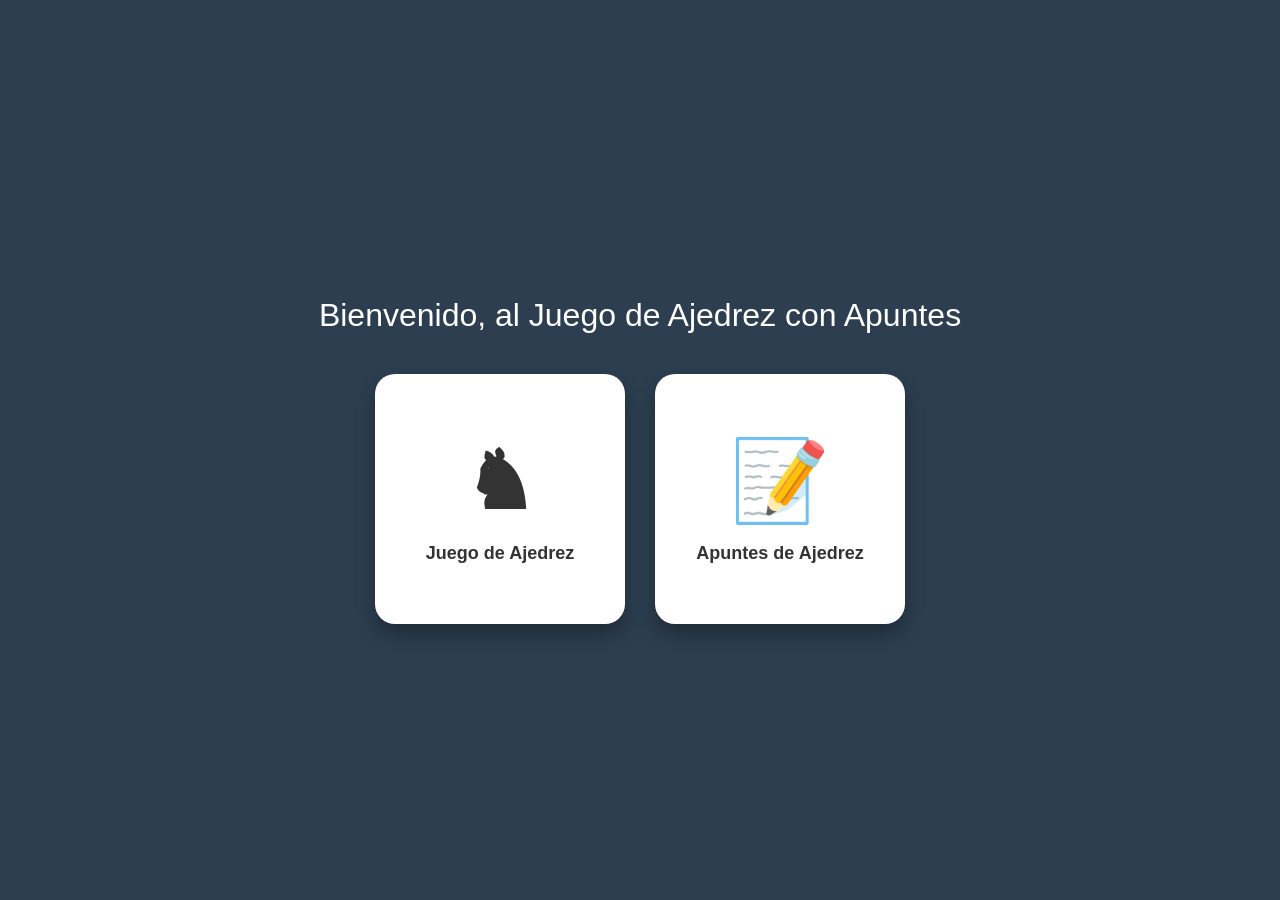
<file: index.html>
<!DOCTYPE html>
<html lang="es">
<head>
    <meta charset="UTF-8">
    <link rel="shortcut icon" href="favicon.ico">
    <title>Menu Principal - Ajedrez</title>
    <style>
        body { 
            font-family: 'Segoe UI', Tahoma, Geneva, Verdana, sans-serif; 
            background-color: #2c3e50; 
            display: flex; 
            flex-direction: column; 
            align-items: center; 
            justify-content: center; 
            height: 100vh; 
            margin: 0; 
            color: white;
        }
        h1 { margin-bottom: 40px; font-weight: 300; }
        .menu-container { display: flex; gap: 30px; }
        
        .btn { 
            display: flex; 
            flex-direction: column; 
            align-items: center; 
            justify-content: center; 
            width: 250px; 
            height: 250px; 
            background: white; 
            color: #333; 
            text-decoration: none; 
            border-radius: 20px; 
            transition: all 0.3s ease; 
            box-shadow: 0 10px 20px rgba(0,0,0,0.3);
            font-size: 18px;
            font-weight: bold;
        }
        
        .btn:hover { 
            transform: translateY(-10px); 
            background-color: #ecf0f1; 
            box-shadow: 0 15px 25px rgba(0,0,0,0.4);
        }
        
        .icon { font-size: 80px; margin-bottom: 15px; }
    </style>
</head>
<body>

    <h1>Bienvenido, al Juego de Ajedrez con Apuntes</h1>

    <div class="menu-container">
        <a href="ajedrez" class="btn">
            <span class="icon">♞</span>
            Juego de Ajedrez
        </a>

        <!--
            <a href="Misapuntes/jguardadas.html" class="btn">
                <span class="icon">📁</span>
                Jugadas Guardadas
            </a>
            -->

        <a href="apuntes/" class="btn">
            <span class="icon">📝</span>
            Apuntes de Ajedrez
        </a>
    </div>

</body>
</html>
</file>
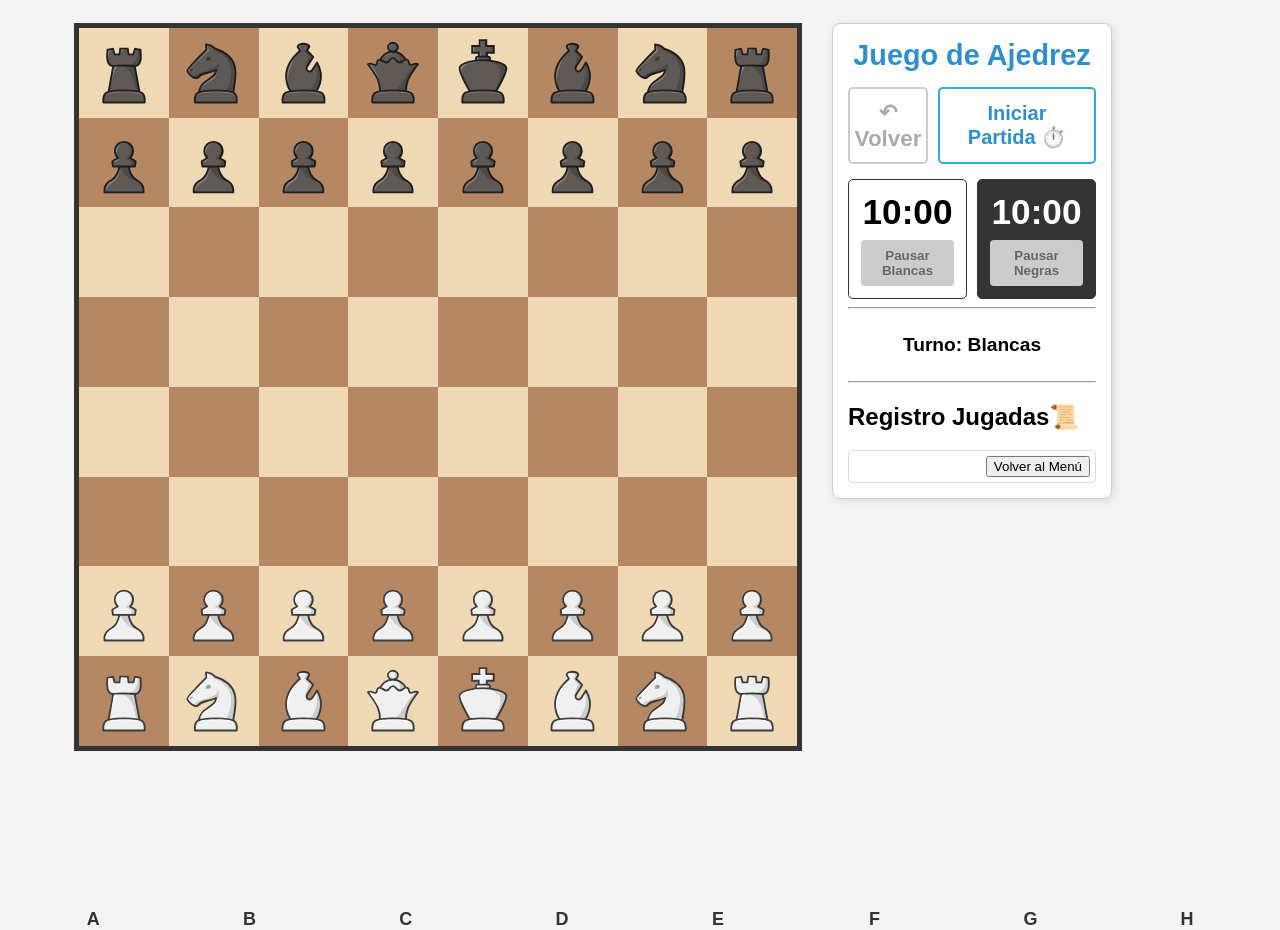
<file: ajedrez/index.html>
<!DOCTYPE html>
<html lang="es">
<head>
    <meta charset="UTF-8">
    <meta name="viewport" content="width=device-width, initial-scale=1.0">
    <link rel="icon" href="src/ico.ico" type="image/x-icon">
    <title>Juego de Ajedrez JS Avanzado</title>
    <link rel="stylesheet" href="src/style.css">
</head>
<body>
    <div id="game-container"> 
        <div id=\"board-wrapper\">
            <div id="chessboard"></div>
            <div id="ranks"></div>
            <div id="files"></div>
        </div>
        
        <div id="info-panel">
            <h1>Juego de Ajedrez</h1>
    
            <div id="start-block">
                <div id="button-container">
                    <button id="undo-button" disabled>↶ Volver</button>
                    <button id="start-button">
                        <h2>Iniciar Partida ⏱️</h2>
                    </button>
                </div>
                
                <div id="timer-container">
                    <div class="player-control white">
                        <div id="white-timer-display" class="timer-display">10:00</div>
                        <button id="white-button" disabled>Pausar Blancas</button>
                    </div>
                    
                    <div class="player-control black">
                        <div id="black-timer-display" class="timer-display">10:00</div>
                        <button id="black-button" disabled>Pausar Negras</button>
                    </div>
                </div>
            </div>
            
            <hr>
            <h2 id="turn-display">Turno: Blancas</h2>
            <hr>

            <h2>Registro Jugadas📜</h2>
            <div id="moves-list">
                <div class="moves-scroll"></div>
                <button onclick="window.location.href='../index.html'">Volver al Menú</button>
            </div>
        </div>
    </div>

    <div id="promotion-modal" class="modal">
        <div class="modal-content">
            <h3>Coronar Peón</h3>
            <p>Elige una pieza para coronar tu peón:</p>
            <div class="promotion-options">
                <button class="promotion-option" data-piece="Q">♕ Reina</button>
                <button class="promotion-option" data-piece="R">♖ Torre</button>
                <button class="promotion-option" data-piece="B">♗ Alfil</button>
                <button class="promotion-option" data-piece="N">♘ Caballo</button>
            </div>
        </div>
    </div>
    
    <script src="src/script.js"></script>
</body>
</html>
</file>
<file: ajedrez/src/style.css>
/* ======================================= */
/* ESTILOS BASE (Móvil Primero, 384px) */
/* ======================================= */
* {
    box-sizing: border-box;
}

body {
    font-family: Arial, sans-serif;
    display: flex;
    flex-direction: column;
    background-color: #f4f4f4;
    margin: 0;
    padding: 10px;
    min-height: 100vh;
    user-select: none; 
    -webkit-user-select: none;
    -moz-user-select: none;
    -ms-user-select: none;
}

@media (min-width: 384px) {
    body { margin: 0; }
}
@media (min-width: 768px) {
    body { margin: 1% 0 0 5%; }
}

/* Contenedor principal del juego */
#game-container {
    display: flex;
    flex-direction: column;
    gap: 15px;
    width: 100%;
    max-width: 600px;
    margin: 0 auto;
}

/* Contenedor para el tablero y las coordenadas */
#board-wrapper {
    position: relative;
    margin: 15px auto;
    width: fit-content;
    box-shadow: 3px 3px 10px rgba(0, 0, 0, 0.4);
}

/* Tablero Base (Celular) */
#chessboard {
    display: grid;
    grid-template-columns: repeat(8, 1fr);
    grid-template-rows: repeat(8, 1fr);
    width: 384px;
    height: 384px;
    border: 3px solid #333;
    margin: 0;
}

.square {
    width: 100%;
    height: 100%;
    display: flex;
    justify-content: center;
    align-items: center;
    font-size: 30px;
    cursor: pointer;
    user-select: none;
    transition: background-color 0.3s;
}

.light { background-color: #f0d9b5; }
.dark { background-color: #b58863; }

.selected {
    outline: 3px solid rgba(0, 0, 255, 0.7);
    box-shadow: inset 0 0 8px rgba(0, 0, 255, 0.9);
}

.piece {
    font-size: 40px;
    cursor: pointer;
    user-select: none;
    display: block;
    text-align: center;
    line-height: 1;
    text-shadow: 5px 1px 4px rgb(255, 255, 255);
}

/* Piezas blancas */
.square .piece.white {
    color: white;
}

.piece-white {
    color: white !important;
    text-shadow: 5px 1px 4px rgb(0, 0, 0);
}

/* Piezas negras */
.piece-black {
    color: #222 !important;
    text-shadow: 1px 1px 2px rgba(255, 255, 255, 0.6);
}

/* Panel de Información Base (Celular) */
#info-panel {
    width: 100%;
    padding: 15px;
    background-color: #fff;
    border: 1px solid #ccc;
    border-radius: 8px;
    box-shadow: 2px 2px 10px rgba(0, 0, 0, 0.1);
}

#info-panel h1 {
    color: #333;
    font-size: 1.5em;
    text-align: center;
    margin: 0 0 15px 0;
}

#turn-display { 
    font-size: 1.2em; 
    min-height: 40px;
    display: flex;
    align-items: center;
    justify-content: center;
    flex-wrap: wrap;
    text-align: center;
    padding: 5px;
}

#moves-list { 
    max-height: 200px; 
    overflow-y: auto; 
    border: 1px solid #ddd;
    padding: 5px;
    border-radius: 4px;
    direction: rtl; /* Scroll siempre arriba */
}

.move-entry {
    display: flex;
    justify-content: space-between;
    padding: 5px 0;
    border-bottom: 1px dashed #eee;
    direction: ltr;
}

.move-number { 
    width: 30px; 
    font-weight: bold; 
    color: #666;
}
.move-white, .move-black { 
    width: 45%; 
    text-align: center;
}

/* ======================================= */
/* ESTILOS DE TIEMPO Y BOTONES */
/* ======================================= */

#start-block {
    display: flex;
    flex-direction: column;
    align-items: center;
    width: 100%;
}

#button-container {
    display: flex;
    gap: 10px;
    width: 100%;
    margin-bottom: 15px;
}

#start-button {
    flex: 1;
    background: none;
    border: 2px solid #2dacde;
    border-radius: 5px;
    padding: 10px 15px;
    cursor: pointer;
    transition: all 0.3s;
}

#start-button:hover:not(:disabled) {
    background-color: #2dacde;
}

#start-button h2 {
    color: #2e8fcc;
    margin: 0;
    font-size: 1.5em;
}

#start-button:hover:not(:disabled) h2 {
    color: white;
}

#start-button:disabled {
    cursor: not-allowed;
    border-color: #ccc;
}

#start-button:disabled h2 {
    color: #aaa;
}

#undo-button {
    background: none;
    border: 2px solid #ff6b6b;
    border-radius: 5px;
    padding: 10px;
    cursor: pointer;
    width: 80px;
    transition: all 0.3s;
    font-size: 1.4em;
    font-weight: bold;
    color: #ff6b6b;
    text-align: center;
    display: flex;
    align-items: center;
    justify-content: center;
}

#undo-button:hover:not(:disabled) {
    background-color: #ff6b6b;
    color: white;
}

#undo-button:disabled {
    cursor: not-allowed;
    border-color: #ccc;
    color: #aaa;
}

#timer-container {
    display: flex;
    justify-content: space-between;
    gap: 10px;
    width: 100%;
}

.player-control {
    width: 48%;
    display: flex;
    flex-direction: column;
    align-items: center;
    padding: 12px;
    border-radius: 5px;
    transition: background-color 0.3s;
}

.player-control.white {
    background-color: white;
    border: 1px solid #333;
}
.player-control.black {
    background-color: #333;
    color: white;
    border: 1px solid #333;
}

.timer-display {
    font-size: 1.8em;
    font-weight: bold;
    margin-bottom: 8px;
}

.player-control button {
    padding: 8px 12px;
    border: none;
    border-radius: 4px;
    cursor: pointer;
    font-weight: bold;
    width: 100%;
    background-color: #ccc;
    color: #666;
    transition: background-color 0.3s;
}

.player-control button:not(:disabled) {
    background-color: #2ecc71;
    color: white;
}

.player-control button:not(:disabled):hover {
    background-color: #27ae60;
}

.player-control button:disabled {
    cursor: not-allowed;
}

/* ======================================= */
/* ESTILOS PARA COORDENADAS (RANKS/FILES) - MEJORADO */
/* ======================================= */

#ranks, #files {
    position: absolute;
    color: #333;
    font-weight: bold;
    user-select: none;
    pointer-events: none;
    display: flex;
    z-index: 2;
}

/* Coordenadas Laterales (Números 1-8) */
#ranks {
    top: 0;
    left: -25px;
    height: 100%;
    flex-direction: column;
    justify-content: space-between;
    align-items: center;
    padding: 15px 0;
}

.rank-label {
    height: 12.5%;
    display: flex;
    align-items: center;
    justify-content: center;
    font-size: 16px;
    font-weight: bold;
}

/* Coordenadas Inferiores (Letras A-H) */
#files {
    bottom: -25px;
    left: 0;
    width: 100%;
    justify-content: space-between;
    padding: 0 15px;
}

.file-label {
    width: 12.5%;
    display: flex;
    align-items: center;
    justify-content: center;
    font-size: 16px;
    font-weight: bold;
}

/* ======================================= */
/* ESTILOS PARA MODAL DE CORONACIÓN */
/* ======================================= */

.modal {
    display: none;
    position: fixed;
    z-index: 1000;
    left: 0;
    top: 0;
    width: 100%;
    height: 100%;
    background-color: rgba(0,0,0,0.5);
    animation: fadeIn 0.3s;
}

.modal-content {
    background-color: #fefefe;
    margin: 15% auto;
    padding: 20px;
    border-radius: 10px;
    width: 300px;
    text-align: center;
    box-shadow: 0 4px 20px rgba(0,0,0,0.3);
    animation: slideIn 0.3s;
}

.modal-content h3 {
    margin: 0 0 10px 0;
    color: #333;
    font-size: 1.4em;
}

.modal-content p {
    margin: 0 0 20px 0;
    color: #666;
}

.promotion-options {
    display: grid;
    grid-template-columns: 1fr 1fr;
    gap: 10px;
}

.promotion-option {
    background: none;
    border: 2px solid #4CAF50;
    border-radius: 5px;
    padding: 12px 8px;
    cursor: pointer;
    font-size: 234%;
    font-weight: bold;
    color: #4CAF50;
    transition: all 0.3s;
    display: flex;
    align-items: center;
    justify-content: center;
}

.promotion-option:hover {
    background-color: #4CAF50;
    color: white;
    transform: translateY(-2px);
}

.promotion-option:active {
    transform: translateY(0);
}

@keyframes fadeIn {
    from { opacity: 0; }
    to { opacity: 1; }
}

@keyframes slideIn {
    from { 
        opacity: 0;
        transform: translateY(-50px);
    }
    to { 
        opacity: 1;
        transform: translateY(0);
    }
}

/* ======================================= */
/* ESTILOS PARA MENSAJES DE JAQUE Y JAQUE MATE */
/* ======================================= */

.check-warning {
    color: #ff0000;
    font-weight: bold;
    background-color: #ffe6e6;
    padding: 2px 8px;
    border-radius: 4px;
    border: 1px solid #ff0000;
    margin-left: 10px;
    font-size: 0.9em;
    animation: blink 1.5s infinite;
}

.checkmate-warning {
    color: #ffffff;
    font-weight: bold;
    background: linear-gradient(45deg, #ff0000, #cc0000);
    padding: 8px 15px;
    border-radius: 8px;
    border: 2px solid #990000;
    font-size: 1.1em;
    text-align: center;
    animation: pulse 2s infinite;
    box-shadow: 0 4px 15px rgba(255, 0, 0, 0.3);
}

.stalemate-warning {
    color: #ffffff;
    font-weight: bold;
    background: linear-gradient(45deg, #666666, #888888);
    padding: 8px 15px;
    border-radius: 8px;
    border: 2px solid #444444;
    font-size: 1.1em;
    text-align: center;
    animation: pulse 2s infinite;
    box-shadow: 0 4px 15px rgba(0, 0, 0, 0.3);
}

@keyframes blink {
    0% { opacity: 1; }
    50% { opacity: 0.7; }
    100% { opacity: 1; }
}

@keyframes pulse {
    0% { transform: scale(1); }
    50% { transform: scale(1.05); }
    100% { transform: scale(1); }
}

/* ======================================= */
/* MEDIA QUERY: TABLET (768px a 800px) */
/* ======================================= */
@media (min-width: 768px) and (max-width: 800px) {
    #info-panel h1 { font-size: 2em; }

    #game-container {
        flex-direction: row;
        gap: 25px;
        max-width: none;
        align-items: flex-start;
    }

    /* Tablero para Tablet */
    #board-wrapper {
        box-shadow: 5px 5px 15px rgba(0, 0, 0, 0.5);
    }
    
    #chessboard {
        width: 500px;
        height: 500px;
        border: 5px solid #333;
    }

    .piece { font-size: 50px; }
    
    #info-panel {
        width: 280px;
        flex-shrink: 0;
        margin-top: 0;
    }

    #moves-list { max-height: 350px; }
    
    /* Coordenadas para Tablet */
    .rank-label, .file-label {
        font-size: 18px;
    }
    
    #ranks { left: -30px; }
    #files { bottom: -30px; }
}

/* ======================================= */
/* MEDIA QUERY: PC/DESKTOP (> 992px) */
/* ======================================= */
@media (min-width: 992px) {
    #info-panel h1 { 
        font-size: 1.8em;
        color: #2e8fcc; 
    }
    
    #game-container {
        flex-direction: row;
        gap: 30px;
        max-width: none;
        align-items: flex-start;
    }
    
    /* Tablero para PC */
    #board-wrapper {
        box-shadow: 5px 5px 15px rgba(0, 0, 0, 0.5);
    }
    
    #chessboard {
        width: 728px;
        height: 728px;
        border: 5px solid #333;
    }

    .piece { font-size: 55px; }

    #info-panel { 
        width: 280px; 
        flex-shrink: 0; 
    }
    
    #moves-list { max-height: 400px; }
    
    /* Coordenadas para PC */
    .rank-label, .file-label {
        font-size: 18px;
    }
    
    #ranks { left: -30px; }
    #files { bottom: -30px; }
    
    /* Ajuste de tamaño de fuente del timer */
    .timer-display { font-size: 2.2em; }
}

/* ======================================= */
/* MEJORAS DE ACCESIBILIDAD Y EXPERIENCIA */
/* ======================================= */

/* Focus visible para accesibilidad */
button:focus-visible {
    outline: 2px solid #2dacde;
    outline-offset: 2px;
}

/* Mejora de scrollbar para navegadores webkit */
#moves-list::-webkit-scrollbar {
    width: 6px;
}

#moves-list::-webkit-scrollbar-track {
    background: #f1f1f1;
    border-radius: 3px;
}

#moves-list::-webkit-scrollbar-thumb {
    background: #c1c1c1;
    border-radius: 3px;
}

#moves-list::-webkit-scrollbar-thumb:hover {
    background: #a8a8a8;
}

/* Estados de hover mejorados */
.square:hover {
    filter: brightness(1.1);
}

/* Responsive para pantallas muy pequeñas */
@media (max-width: 383px) {
    #chessboard {
        width: 350px;
        height: 350px;
    }
    
    .piece {
        font-size: 35px;
    }
    
    #ranks { left: -20px; }
    #files { bottom: -20px; }
    
    .rank-label, .file-label {
        font-size: 14px;
    }
}
/* Estilos para el arrastrar y soltar */
.square {
    transition: background-color 0.2s ease;
    user-select: none;
    -webkit-user-select: none;
    -moz-user-select: none;
    -ms-user-select: none;
}

.square:active {
    cursor: grabbing;
}

#dragging-piece {
    pointer-events: none;
    filter: drop-shadow(0 4px 8px rgba(0, 0, 0, 0.3));
}

/* Mejorar la experiencia táctil */
@media (hover: none) and (pointer: coarse) {
    .square {
        cursor: pointer;
        -webkit-tap-highlight-color: transparent;
    }
}


/* Indicador sutil para las jugadas posibles */
.possible-move {
    position: relative;
}

.possible-move::after {
    content: "";
    position: absolute;
    width: 24px;
    height: 24px;
    background-color: rgba(0, 0, 0, 0.15); /* Círculo gris suave */
    border-radius: 50%;
    pointer-events: none; /* No interfiere con los clics */
    z-index: 2;
}

/* Si la casilla destino contiene una pieza enemiga, dibujamos un anillo de captura en lugar de un punto */
.possible-move:has(img)::after {
    width: 85%;
    height: 85%;
    background-color: transparent;
    border: 4px solid rgba(0, 0, 0, 0.15);
    border-radius: 50%;
}

/* Color rojo intenso de alerta para cuando el Rey está en jaque */
.king-in-check {
    background-color: #e74c3c !important; /* Rojo sutil/intenso que resalta sobre las casillas */
    box-shadow: inset 0 0 15px rgba(255, 0, 0, 0.8);
}
</file>
